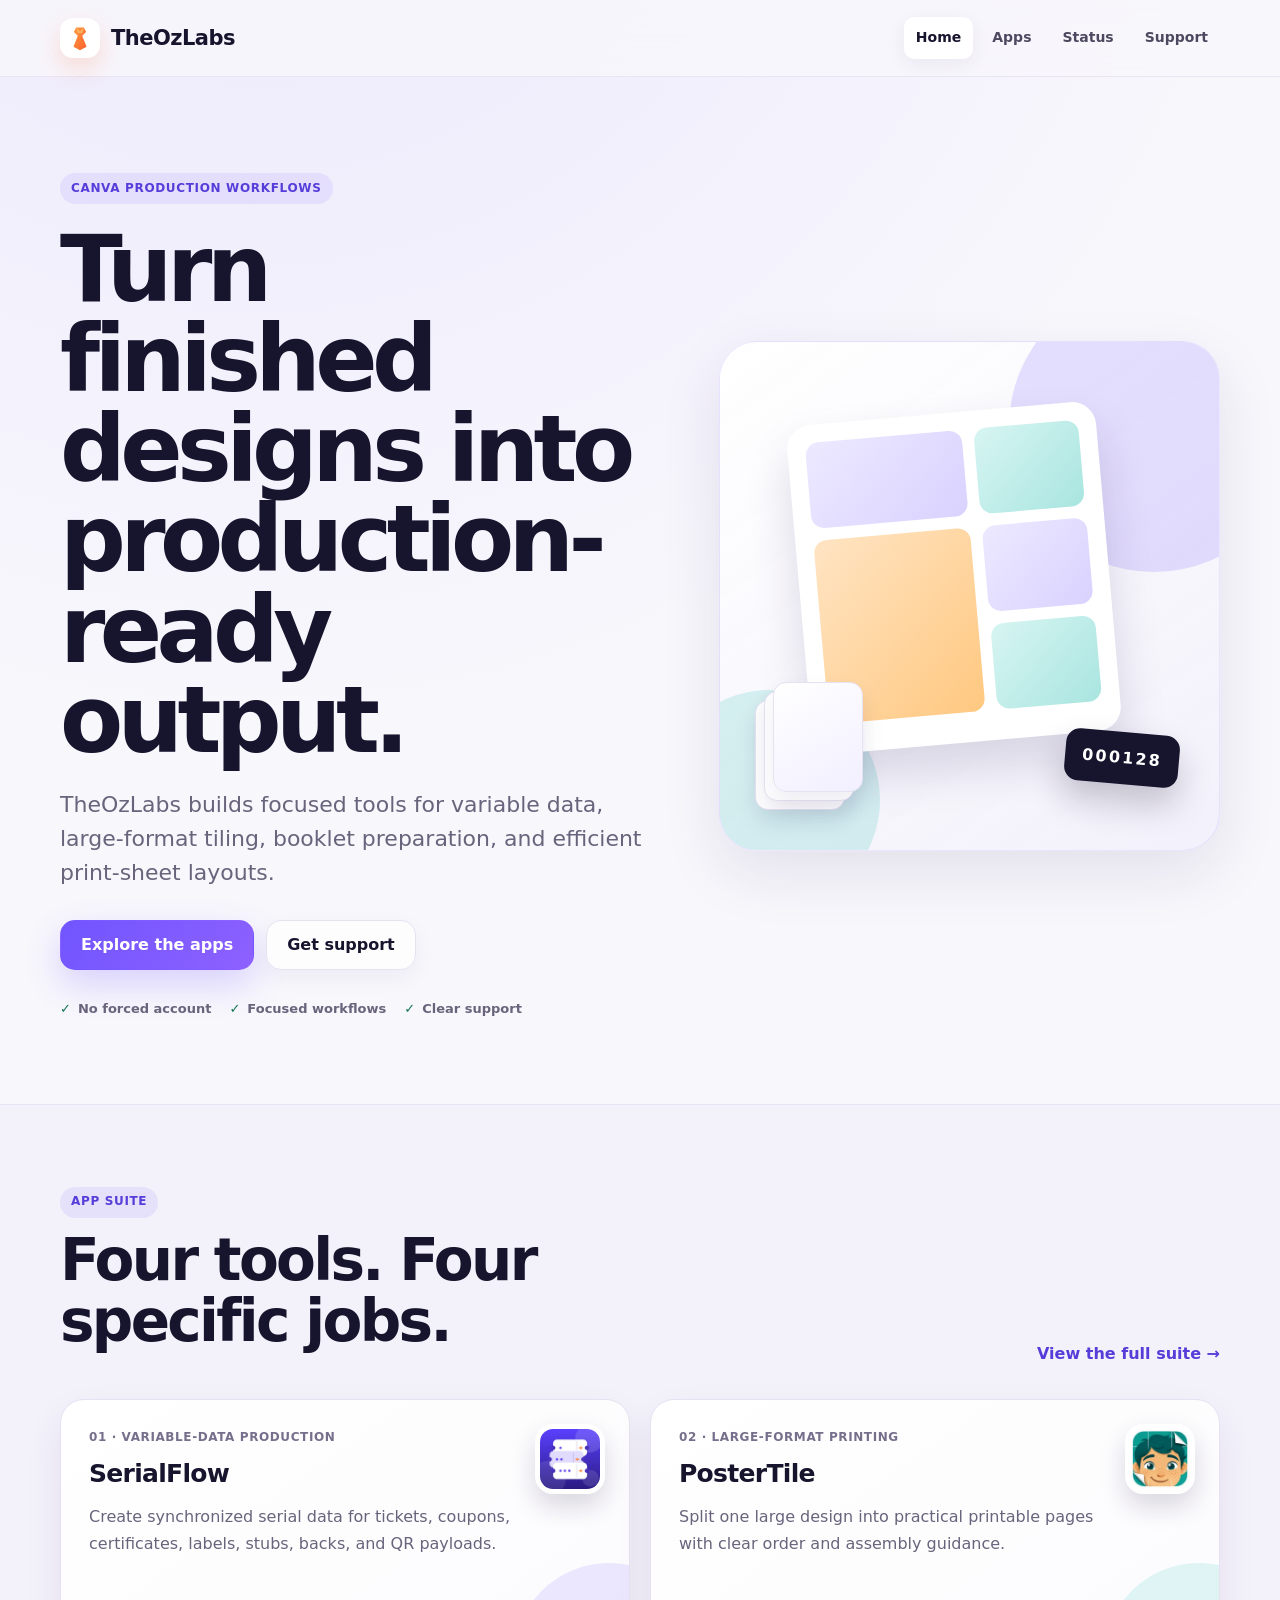
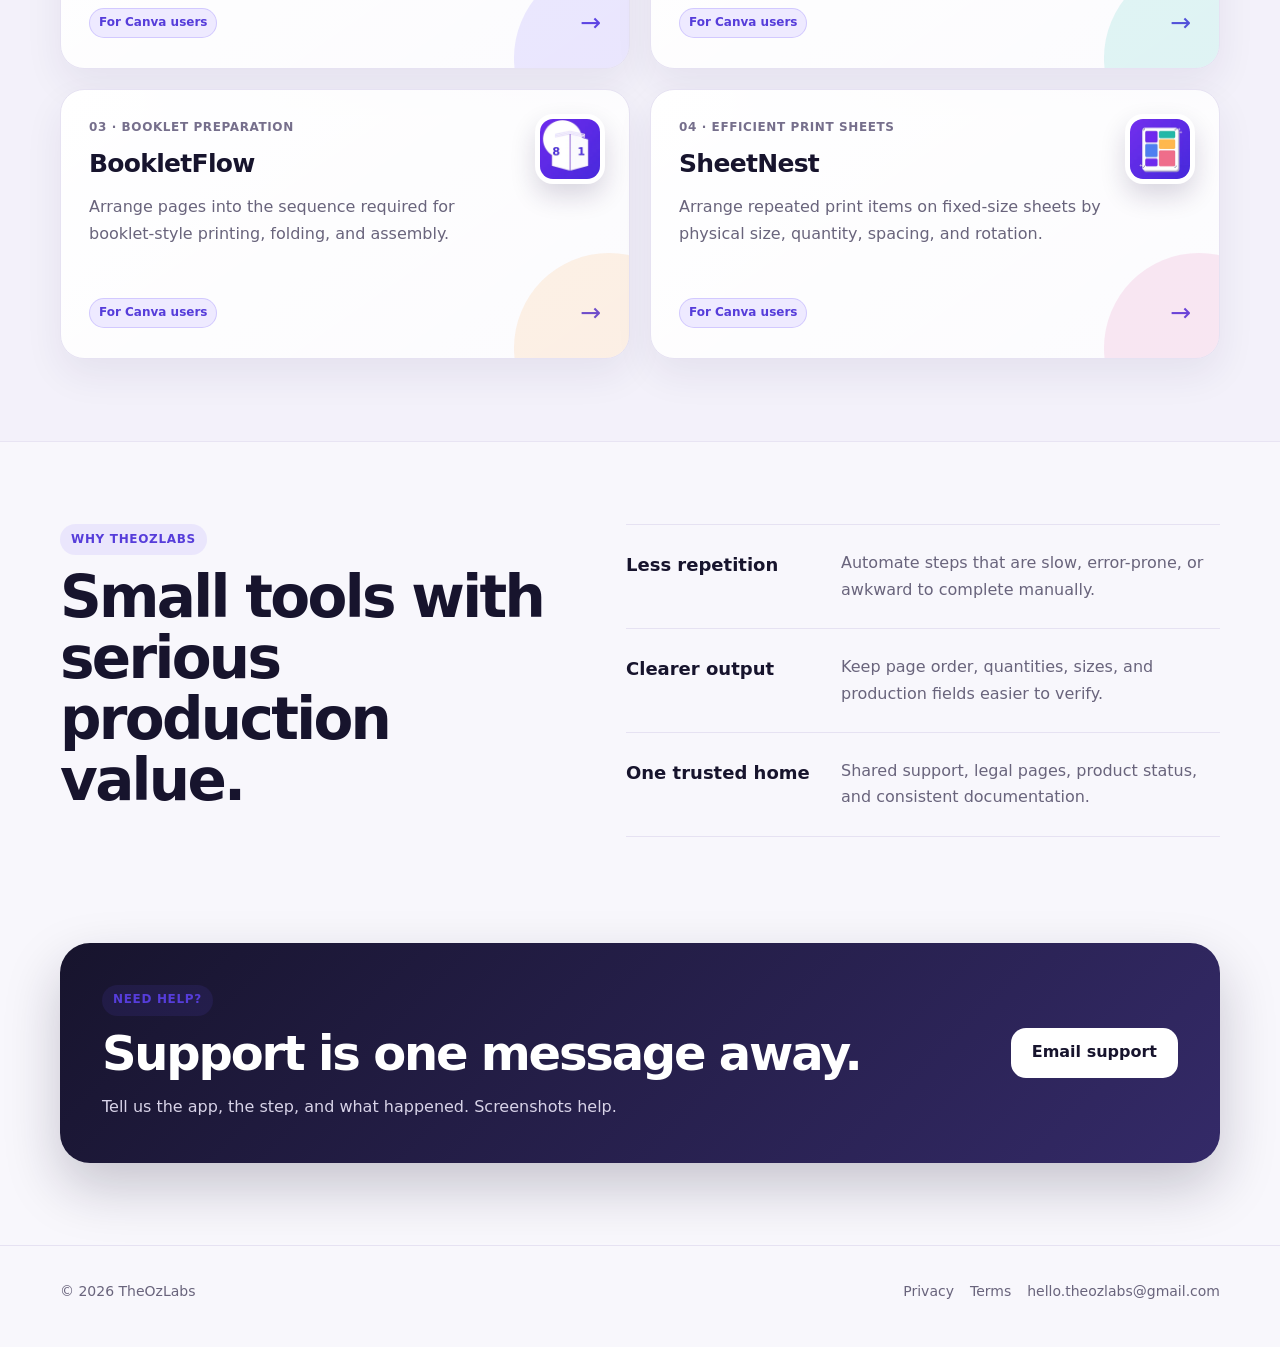
<file: index.html>
<!doctype html>
<html lang="en"><head><meta charset="utf-8"><meta name="viewport" content="width=device-width,initial-scale=1">
<title>TheOzLabs — Professional Canva workflow apps</title><meta name="description" content="Focused Canva workflow tools for variable data, print preparation, booklet layouts, and production workflows."><meta property="og:title" content="TheOzLabs — Professional Canva workflow apps"><meta property="og:description" content="Focused Canva workflow tools for variable data, print preparation, booklet layouts, and production workflows."><meta property="og:type" content="website"><meta name="theme-color" content="#7055ff"><link rel="stylesheet" href="styles.css"></head>
<body><a class="skip-link" href="#main">Skip to content</a>
<header class="site-header"><div class="container"><nav class="nav" aria-label="Primary navigation">
<a class="brand" href="index.html"><span class="brand-mark">OZ</span><span>TheOzLabs</span></a>
<button class="menu-button" type="button" aria-label="Open navigation" aria-expanded="false" data-menu-button>☰</button>
<div class="nav-links" data-nav-links><a href="index.html">Home</a><a href="apps.html">Apps</a><a href="status.html">Status</a><a href="support.html">Support</a></div>
</nav></div></header><main id="main"><section class="hero home-hero"><div class="container hero-grid"><div class="hero-copy reveal"><span class="eyebrow">Canva production workflows</span><h1>Turn finished designs into production-ready output.</h1><p class="lead">TheOzLabs builds focused tools for variable data, large-format tiling, booklet preparation, and efficient print-sheet layouts.</p><div class="actions"><a class="button primary" href="apps.html">Explore the apps</a><a class="button" href="support.html">Get support</a></div><div class="trust-row"><span>No forced account</span><span>Focused workflows</span><span>Clear support</span></div></div><div class="hero-visual reveal" aria-label="Abstract preview of production layouts"><div class="orbit orbit-one"></div><div class="orbit orbit-two"></div><div class="layout-sheet"><span></span><span></span><span></span><span></span><span></span><span></span></div><div class="serial-chip">000128</div><div class="page-stack"><i></i><i></i><i></i></div></div></div></section><section class="section soft" id="apps"><div class="container"><div class="section-head reveal"><div><span class="eyebrow">App suite</span><h2>Four tools. Four specific jobs.</h2></div><a class="text-link" href="apps.html">View the full suite →</a></div><div class="app-grid"><a class="app-card reveal" style="--card-glow:rgba(112,85,255,.13)" href="serialflow.html"><span class="app-number">01 · Variable-data production</span><h3>SerialFlow</h3><p>Create synchronized serial data for tickets, coupons, certificates, labels, stubs, backs, and QR payloads.</p><div class="card-bottom"><span class="badge canva-users">For Canva users</span><span class="arrow" aria-hidden="true">→</span></div></a><a class="app-card reveal" style="--card-glow:rgba(24,184,176,.13)" href="postertile.html"><span class="app-number">02 · Large-format printing</span><h3>PosterTile</h3><p>Split one large design into practical printable pages with clear order and assembly guidance.</p><div class="card-bottom"><span class="badge canva-users">For Canva users</span><span class="arrow" aria-hidden="true">→</span></div></a><a class="app-card reveal" style="--card-glow:rgba(248,156,63,.13)" href="bookletflow.html"><span class="app-number">03 · Booklet preparation</span><h3>BookletFlow</h3><p>Arrange pages into the sequence required for booklet-style printing, folding, and assembly.</p><div class="card-bottom"><span class="badge canva-users">For Canva users</span><span class="arrow" aria-hidden="true">→</span></div></a><a class="app-card reveal" style="--card-glow:rgba(218,78,158,.12)" href="sheetnest.html"><span class="app-number">04 · Efficient print sheets</span><h3>SheetNest</h3><p>Arrange repeated print items on fixed-size sheets by physical size, quantity, spacing, and rotation.</p><div class="card-bottom"><span class="badge canva-users">For Canva users</span><span class="arrow" aria-hidden="true">→</span></div></a></div></div></section><section class="section"><div class="container value-grid"><div class="reveal"><span class="eyebrow">Why TheOzLabs</span><h2>Small tools with serious production value.</h2></div><div class="value-list"><article class="reveal"><strong>Less repetition</strong><p>Automate steps that are slow, error-prone, or awkward to complete manually.</p></article><article class="reveal"><strong>Clearer output</strong><p>Keep page order, quantities, sizes, and production fields easier to verify.</p></article><article class="reveal"><strong>One trusted home</strong><p>Shared support, legal pages, product status, and consistent documentation.</p></article></div></div></section><section class="section callout"><div class="container reveal"><div><span class="eyebrow">Need help?</span><h2>Support is one message away.</h2><p>Tell us the app, the step, and what happened. Screenshots help.</p></div><a class="button primary" href="mailto:hello.theozlabs@gmail.com?subject=TheOzLabs%20Support">Email support</a></div></section></main><footer class="site-footer"><div class="container footer-grid"><span>© <span data-year>2026</span> TheOzLabs</span><div class="footer-links"><a href="privacy.html">Privacy</a><a href="terms.html">Terms</a><a href="mailto:hello.theozlabs@gmail.com">hello.theozlabs@gmail.com</a></div></div></footer>
<script src="site.js?v=20260718-3" defer></script></body></html>
</file>
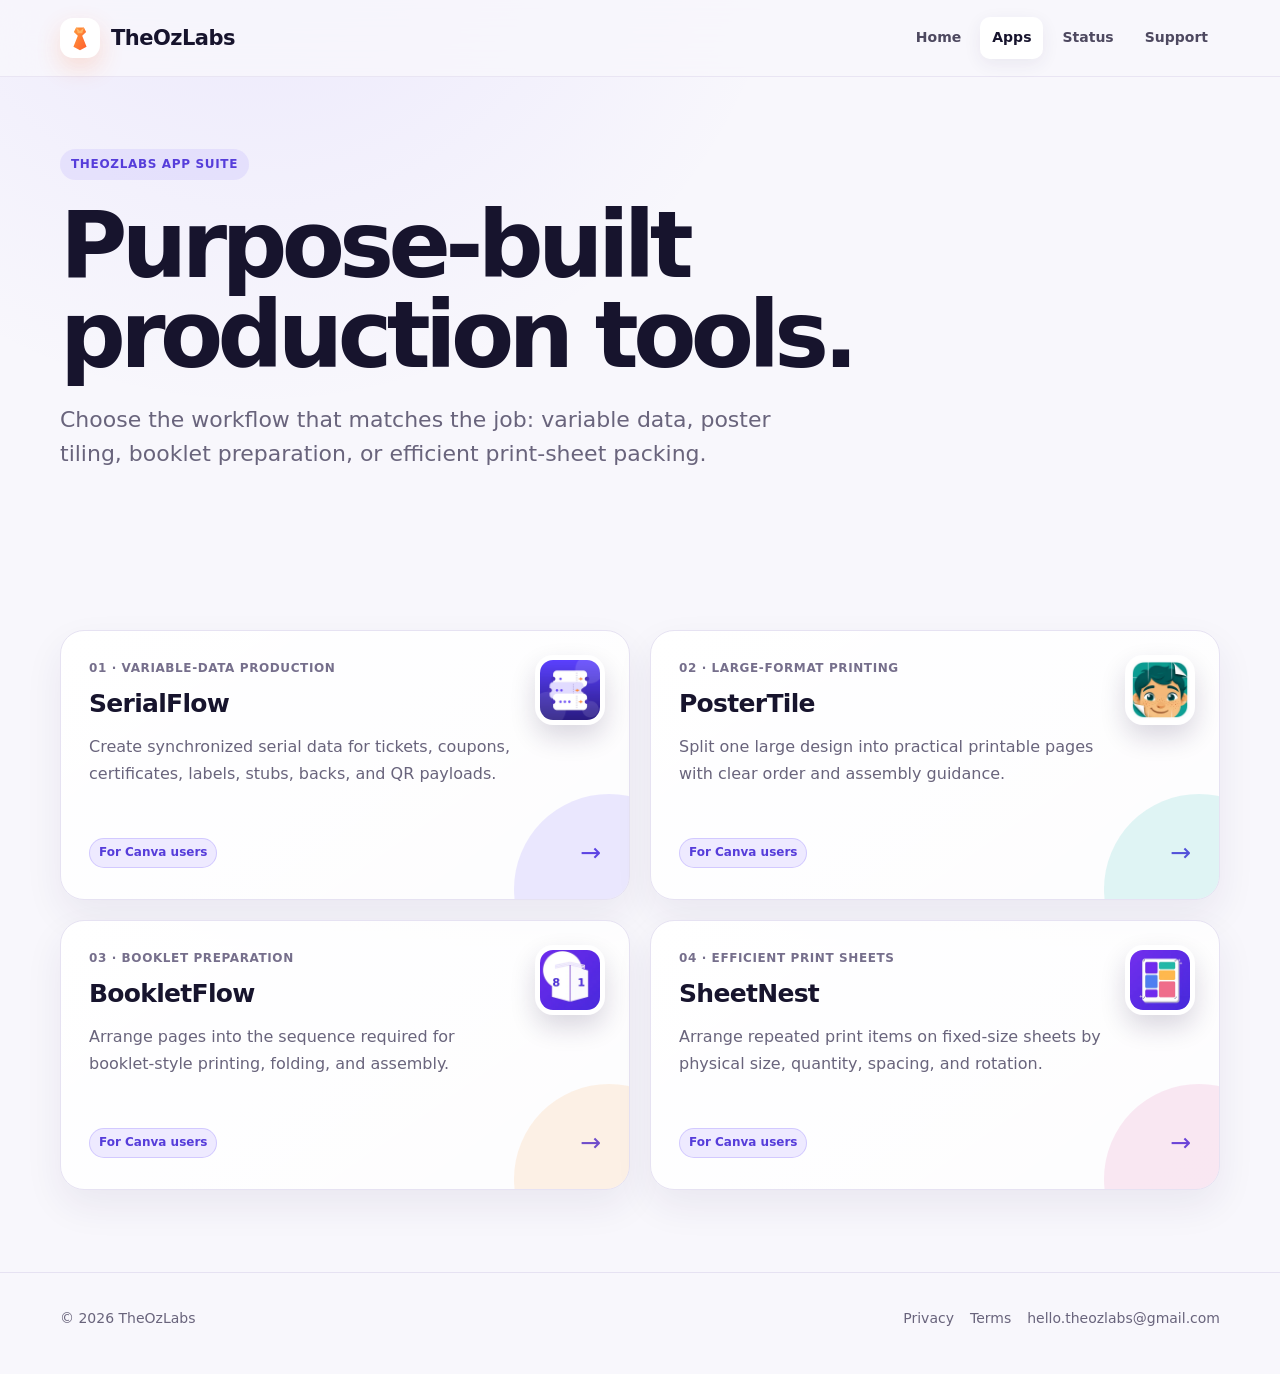
<file: apps.html>
<!doctype html>
<html lang="en"><head><meta charset="utf-8"><meta name="viewport" content="width=device-width,initial-scale=1">
<title>Apps — TheOzLabs</title><meta name="description" content="Explore the TheOzLabs suite of focused Canva workflow and print-production tools."><meta property="og:title" content="Apps — TheOzLabs"><meta property="og:description" content="Explore the TheOzLabs suite of focused Canva workflow and print-production tools."><meta property="og:type" content="website"><meta name="theme-color" content="#7055ff"><link rel="stylesheet" href="styles.css"></head>
<body><a class="skip-link" href="#main">Skip to content</a>
<header class="site-header"><div class="container"><nav class="nav" aria-label="Primary navigation">
<a class="brand" href="index.html"><span class="brand-mark">OZ</span><span>TheOzLabs</span></a>
<button class="menu-button" type="button" aria-label="Open navigation" aria-expanded="false" data-menu-button>☰</button>
<div class="nav-links" data-nav-links><a href="index.html">Home</a><a href="apps.html">Apps</a><a href="status.html">Status</a><a href="support.html">Support</a></div>
</nav></div></header><main id="main"><section class="hero compact"><div class="container reveal"><span class="eyebrow">TheOzLabs app suite</span><h1>Purpose-built production tools.</h1><p class="lead">Choose the workflow that matches the job: variable data, poster tiling, booklet preparation, or efficient print-sheet packing.</p></div></section><section class="section"><div class="container"><div class="app-grid"><a class="app-card reveal" style="--card-glow:rgba(112,85,255,.13)" href="serialflow.html"><span class="app-number">01 · Variable-data production</span><h3>SerialFlow</h3><p>Create synchronized serial data for tickets, coupons, certificates, labels, stubs, backs, and QR payloads.</p><div class="card-bottom"><span class="badge canva-users">For Canva users</span><span class="arrow" aria-hidden="true">→</span></div></a><a class="app-card reveal" style="--card-glow:rgba(24,184,176,.13)" href="postertile.html"><span class="app-number">02 · Large-format printing</span><h3>PosterTile</h3><p>Split one large design into practical printable pages with clear order and assembly guidance.</p><div class="card-bottom"><span class="badge canva-users">For Canva users</span><span class="arrow" aria-hidden="true">→</span></div></a><a class="app-card reveal" style="--card-glow:rgba(248,156,63,.13)" href="bookletflow.html"><span class="app-number">03 · Booklet preparation</span><h3>BookletFlow</h3><p>Arrange pages into the sequence required for booklet-style printing, folding, and assembly.</p><div class="card-bottom"><span class="badge canva-users">For Canva users</span><span class="arrow" aria-hidden="true">→</span></div></a><a class="app-card reveal" style="--card-glow:rgba(218,78,158,.12)" href="sheetnest.html"><span class="app-number">04 · Efficient print sheets</span><h3>SheetNest</h3><p>Arrange repeated print items on fixed-size sheets by physical size, quantity, spacing, and rotation.</p><div class="card-bottom"><span class="badge canva-users">For Canva users</span><span class="arrow" aria-hidden="true">→</span></div></a></div></div></section></main><footer class="site-footer"><div class="container footer-grid"><span>© <span data-year>2026</span> TheOzLabs</span><div class="footer-links"><a href="privacy.html">Privacy</a><a href="terms.html">Terms</a><a href="mailto:hello.theozlabs@gmail.com">hello.theozlabs@gmail.com</a></div></div></footer>
<script src="site.js?v=20260718-3" defer></script></body></html>
</file>
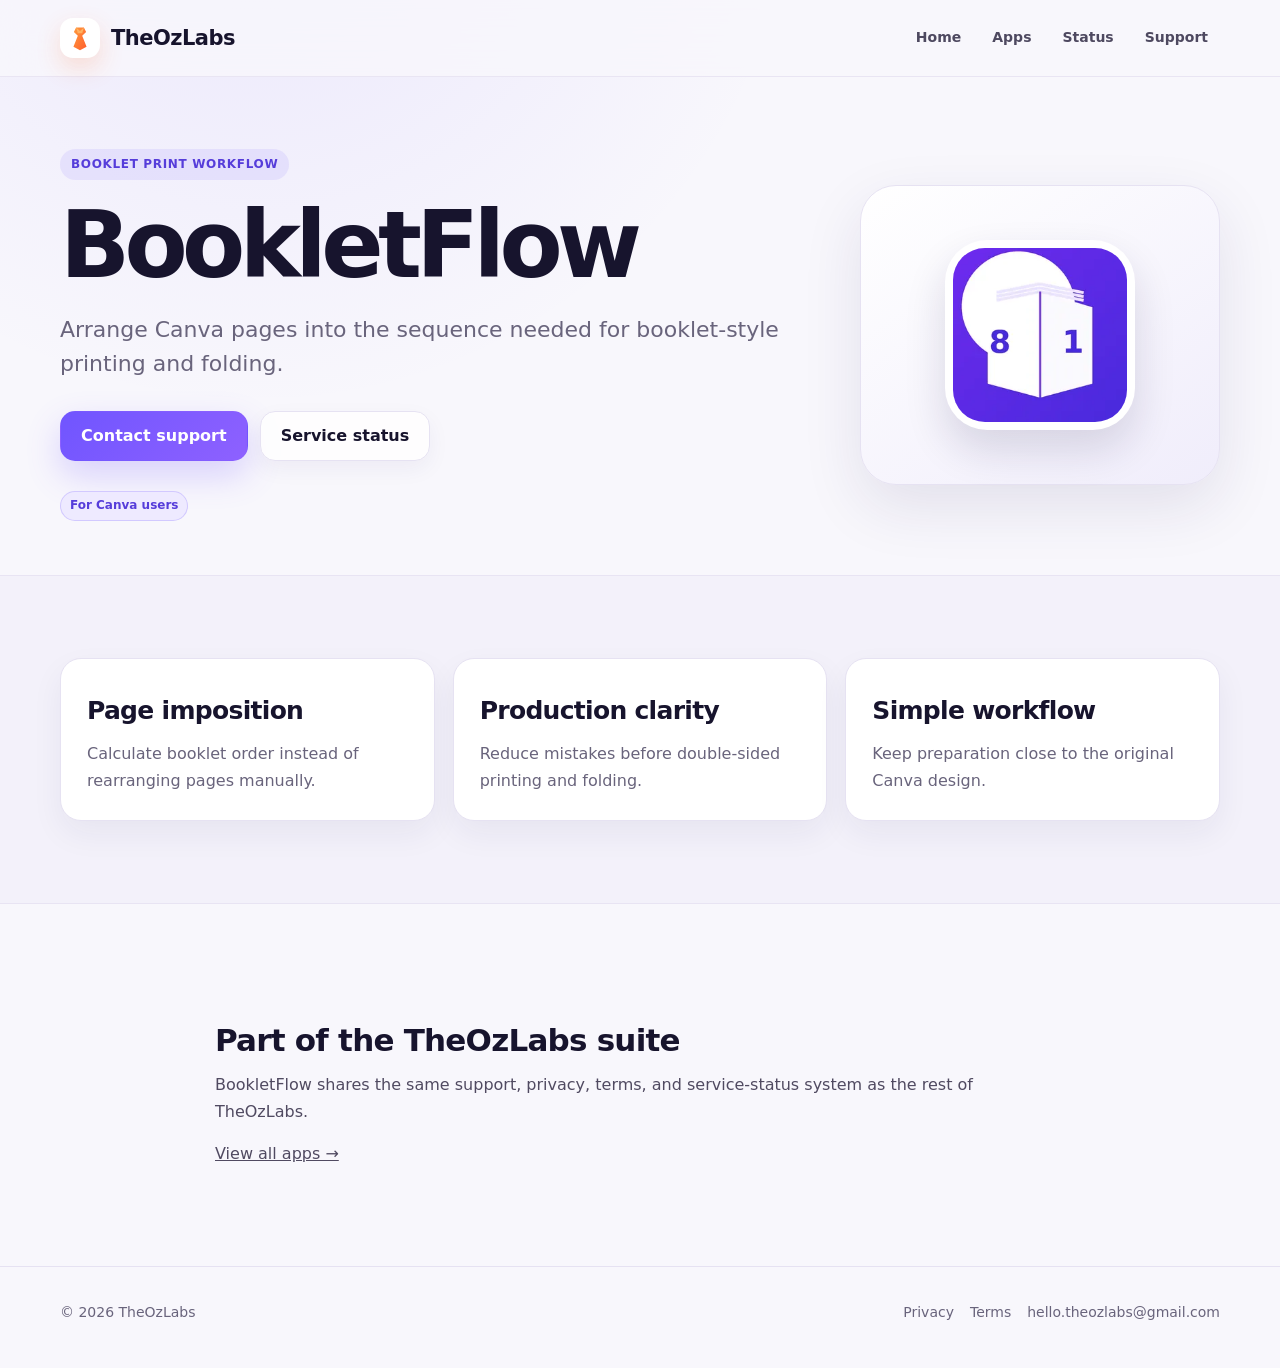
<file: bookletflow.html>
<!doctype html>
<html lang="en"><head><meta charset="utf-8"><meta name="viewport" content="width=device-width,initial-scale=1">
<title>BookletFlow — TheOzLabs</title><meta name="description" content="Arrange Canva pages into the sequence needed for booklet-style printing and folding."><meta property="og:title" content="BookletFlow — TheOzLabs"><meta property="og:description" content="Arrange Canva pages into the sequence needed for booklet-style printing and folding."><meta property="og:type" content="website"><meta name="theme-color" content="#7055ff"><link rel="stylesheet" href="styles.css"></head>
<body><a class="skip-link" href="#main">Skip to content</a>
<header class="site-header"><div class="container"><nav class="nav" aria-label="Primary navigation">
<a class="brand" href="index.html"><span class="brand-mark">OZ</span><span>TheOzLabs</span></a>
<button class="menu-button" type="button" aria-label="Open navigation" aria-expanded="false" data-menu-button>☰</button>
<div class="nav-links" data-nav-links><a href="index.html">Home</a><a href="apps.html">Apps</a><a href="status.html">Status</a><a href="support.html">Support</a></div>
</nav></div></header><main id="main"><section class="hero compact"><div class="container product-hero"><div class="reveal"><span class="eyebrow">Booklet print workflow</span><h1>BookletFlow</h1><p class="lead">Arrange Canva pages into the sequence needed for booklet-style printing and folding.</p><div class="actions"><a class="button primary" href="support.html">Contact support</a><a class="button" href="status.html">Service status</a></div><div class="actions"><span class="badge canva-users">For Canva users</span></div></div><div class="product-mark reveal"><div class="product-glyph">BF</div></div></div></section><section class="section soft"><div class="container"><div class="feature-grid"><article class="feature reveal"><h3>Page imposition</h3><p>Calculate booklet order instead of rearranging pages manually.</p></article><article class="feature reveal"><h3>Production clarity</h3><p>Reduce mistakes before double-sided printing and folding.</p></article><article class="feature reveal"><h3>Simple workflow</h3><p>Keep preparation close to the original Canva design.</p></article></div></div></section><section class="section"><div class="container prose reveal"><h2>Part of the TheOzLabs suite</h2><p>BookletFlow shares the same support, privacy, terms, and service-status system as the rest of TheOzLabs.</p><p><a href="apps.html">View all apps →</a></p></div></section></main><footer class="site-footer"><div class="container footer-grid"><span>© <span data-year>2026</span> TheOzLabs</span><div class="footer-links"><a href="privacy.html">Privacy</a><a href="terms.html">Terms</a><a href="mailto:hello.theozlabs@gmail.com">hello.theozlabs@gmail.com</a></div></div></footer>
<script src="site.js?v=20260718-3" defer></script></body></html>
</file>
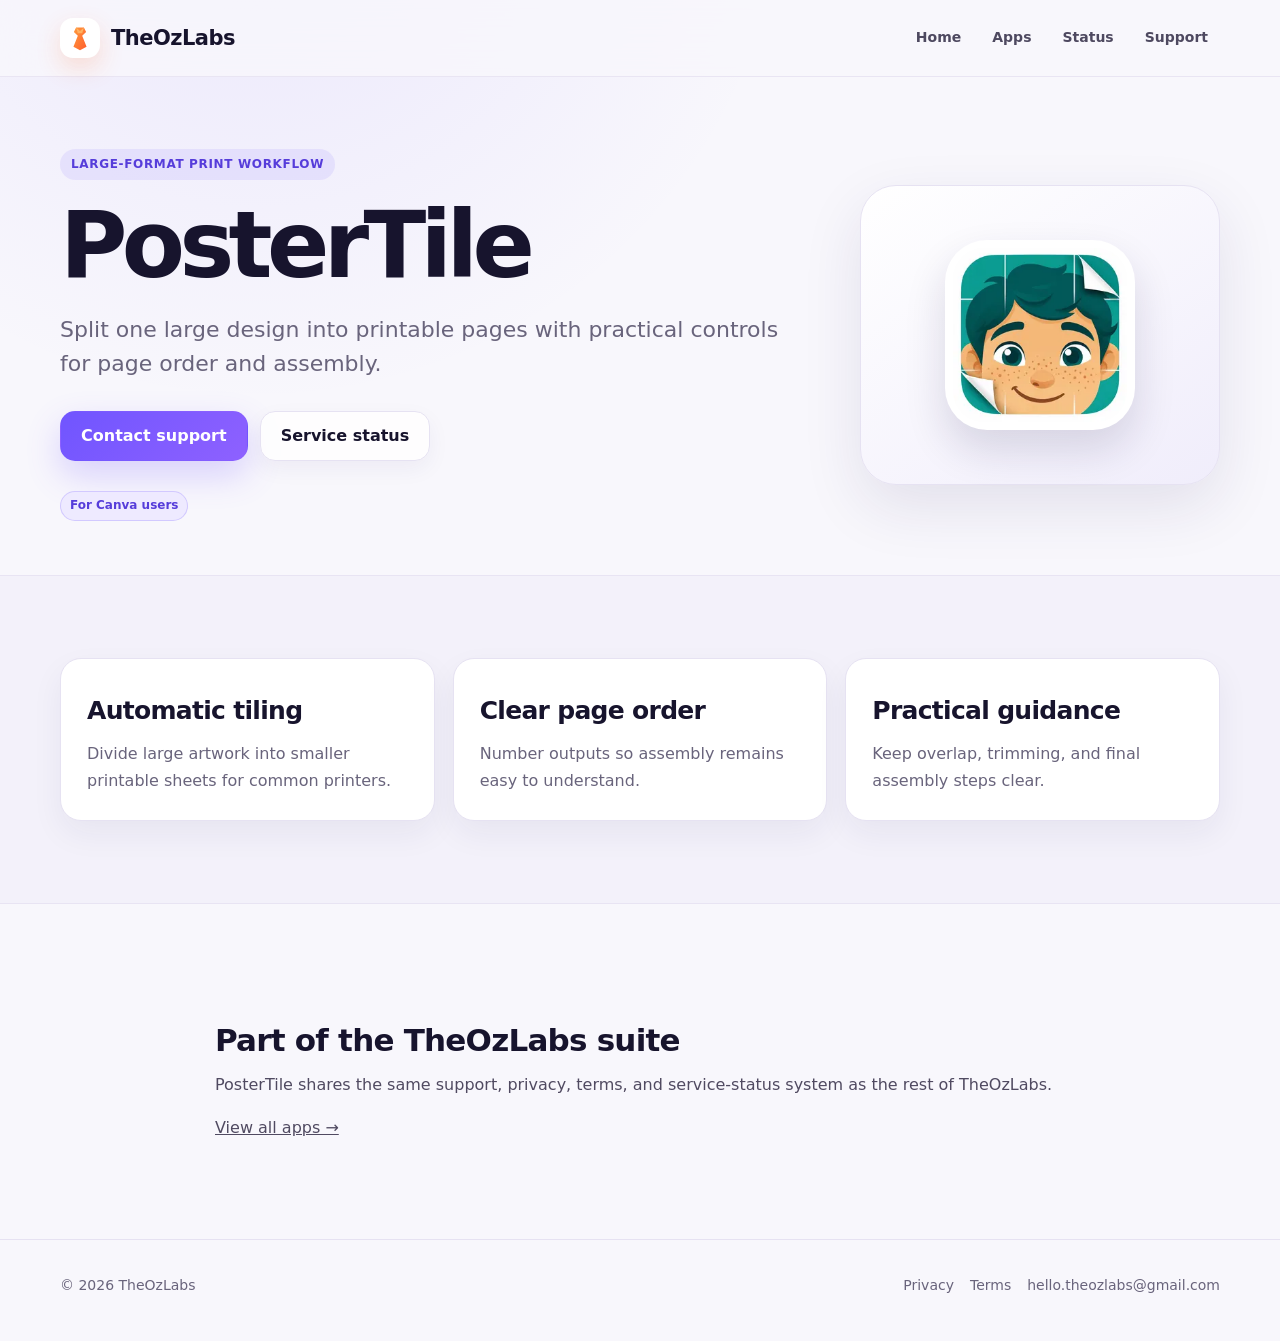
<file: postertile.html>
<!doctype html>
<html lang="en"><head><meta charset="utf-8"><meta name="viewport" content="width=device-width,initial-scale=1">
<title>PosterTile — TheOzLabs</title><meta name="description" content="Split one large design into printable pages with practical controls for page order and assembly."><meta property="og:title" content="PosterTile — TheOzLabs"><meta property="og:description" content="Split one large design into printable pages with practical controls for page order and assembly."><meta property="og:type" content="website"><meta name="theme-color" content="#7055ff"><link rel="stylesheet" href="styles.css"></head>
<body><a class="skip-link" href="#main">Skip to content</a>
<header class="site-header"><div class="container"><nav class="nav" aria-label="Primary navigation">
<a class="brand" href="index.html"><span class="brand-mark">OZ</span><span>TheOzLabs</span></a>
<button class="menu-button" type="button" aria-label="Open navigation" aria-expanded="false" data-menu-button>☰</button>
<div class="nav-links" data-nav-links><a href="index.html">Home</a><a href="apps.html">Apps</a><a href="status.html">Status</a><a href="support.html">Support</a></div>
</nav></div></header><main id="main"><section class="hero compact"><div class="container product-hero"><div class="reveal"><span class="eyebrow">Large-format print workflow</span><h1>PosterTile</h1><p class="lead">Split one large design into printable pages with practical controls for page order and assembly.</p><div class="actions"><a class="button primary" href="support.html">Contact support</a><a class="button" href="status.html">Service status</a></div><div class="actions"><span class="badge canva-users">For Canva users</span></div></div><div class="product-mark reveal"><div class="product-glyph">PT</div></div></div></section><section class="section soft"><div class="container"><div class="feature-grid"><article class="feature reveal"><h3>Automatic tiling</h3><p>Divide large artwork into smaller printable sheets for common printers.</p></article><article class="feature reveal"><h3>Clear page order</h3><p>Number outputs so assembly remains easy to understand.</p></article><article class="feature reveal"><h3>Practical guidance</h3><p>Keep overlap, trimming, and final assembly steps clear.</p></article></div></div></section><section class="section"><div class="container prose reveal"><h2>Part of the TheOzLabs suite</h2><p>PosterTile shares the same support, privacy, terms, and service-status system as the rest of TheOzLabs.</p><p><a href="apps.html">View all apps →</a></p></div></section></main><footer class="site-footer"><div class="container footer-grid"><span>© <span data-year>2026</span> TheOzLabs</span><div class="footer-links"><a href="privacy.html">Privacy</a><a href="terms.html">Terms</a><a href="mailto:hello.theozlabs@gmail.com">hello.theozlabs@gmail.com</a></div></div></footer>
<script src="site.js?v=20260718-3" defer></script></body></html>
</file>
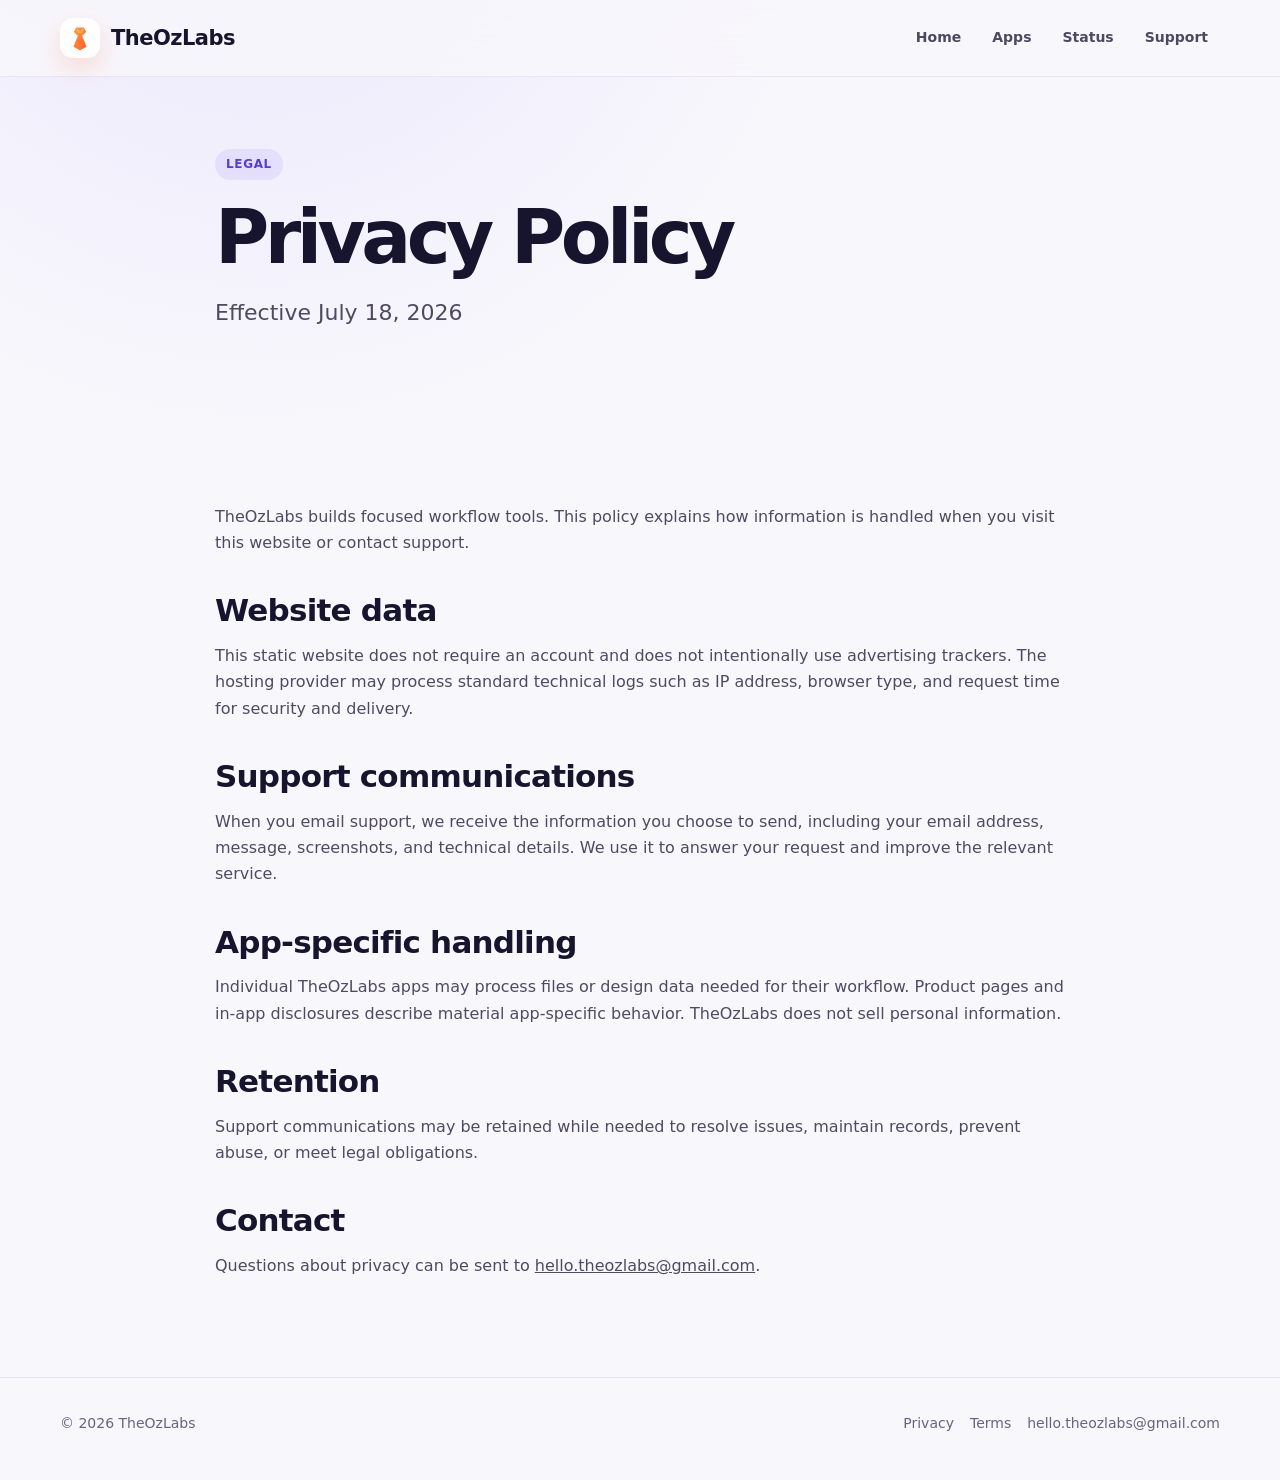
<file: privacy.html>
<!doctype html>
<html lang="en"><head><meta charset="utf-8"><meta name="viewport" content="width=device-width,initial-scale=1">
<title>Privacy Policy — TheOzLabs</title><meta name="description" content="Privacy information for the TheOzLabs website, support communications, and app workflows."><meta property="og:title" content="Privacy Policy — TheOzLabs"><meta property="og:description" content="Privacy information for the TheOzLabs website, support communications, and app workflows."><meta property="og:type" content="website"><meta name="theme-color" content="#7055ff"><link rel="stylesheet" href="styles.css"></head>
<body><a class="skip-link" href="#main">Skip to content</a>
<header class="site-header"><div class="container"><nav class="nav" aria-label="Primary navigation">
<a class="brand" href="index.html"><span class="brand-mark">OZ</span><span>TheOzLabs</span></a>
<button class="menu-button" type="button" aria-label="Open navigation" aria-expanded="false" data-menu-button>☰</button>
<div class="nav-links" data-nav-links><a href="index.html">Home</a><a href="apps.html">Apps</a><a href="status.html">Status</a><a href="support.html">Support</a></div>
</nav></div></header><main id="main"><section class="hero compact"><div class="container prose reveal"><span class="eyebrow">Legal</span><h1>Privacy Policy</h1><p class="lead">Effective July 18, 2026</p></div></section><section class="section"><div class="container prose reveal"><p>TheOzLabs builds focused workflow tools. This policy explains how information is handled when you visit this website or contact support.</p><h2>Website data</h2><p>This static website does not require an account and does not intentionally use advertising trackers. The hosting provider may process standard technical logs such as IP address, browser type, and request time for security and delivery.</p><h2>Support communications</h2><p>When you email support, we receive the information you choose to send, including your email address, message, screenshots, and technical details. We use it to answer your request and improve the relevant service.</p><h2>App-specific handling</h2><p>Individual TheOzLabs apps may process files or design data needed for their workflow. Product pages and in-app disclosures describe material app-specific behavior. TheOzLabs does not sell personal information.</p><h2>Retention</h2><p>Support communications may be retained while needed to resolve issues, maintain records, prevent abuse, or meet legal obligations.</p><h2>Contact</h2><p>Questions about privacy can be sent to <a href="mailto:hello.theozlabs@gmail.com">hello.theozlabs@gmail.com</a>.</p></div></section></main><footer class="site-footer"><div class="container footer-grid"><span>© <span data-year>2026</span> TheOzLabs</span><div class="footer-links"><a href="privacy.html">Privacy</a><a href="terms.html">Terms</a><a href="mailto:hello.theozlabs@gmail.com">hello.theozlabs@gmail.com</a></div></div></footer>
<script src="site.js" defer></script></body></html>
</file>
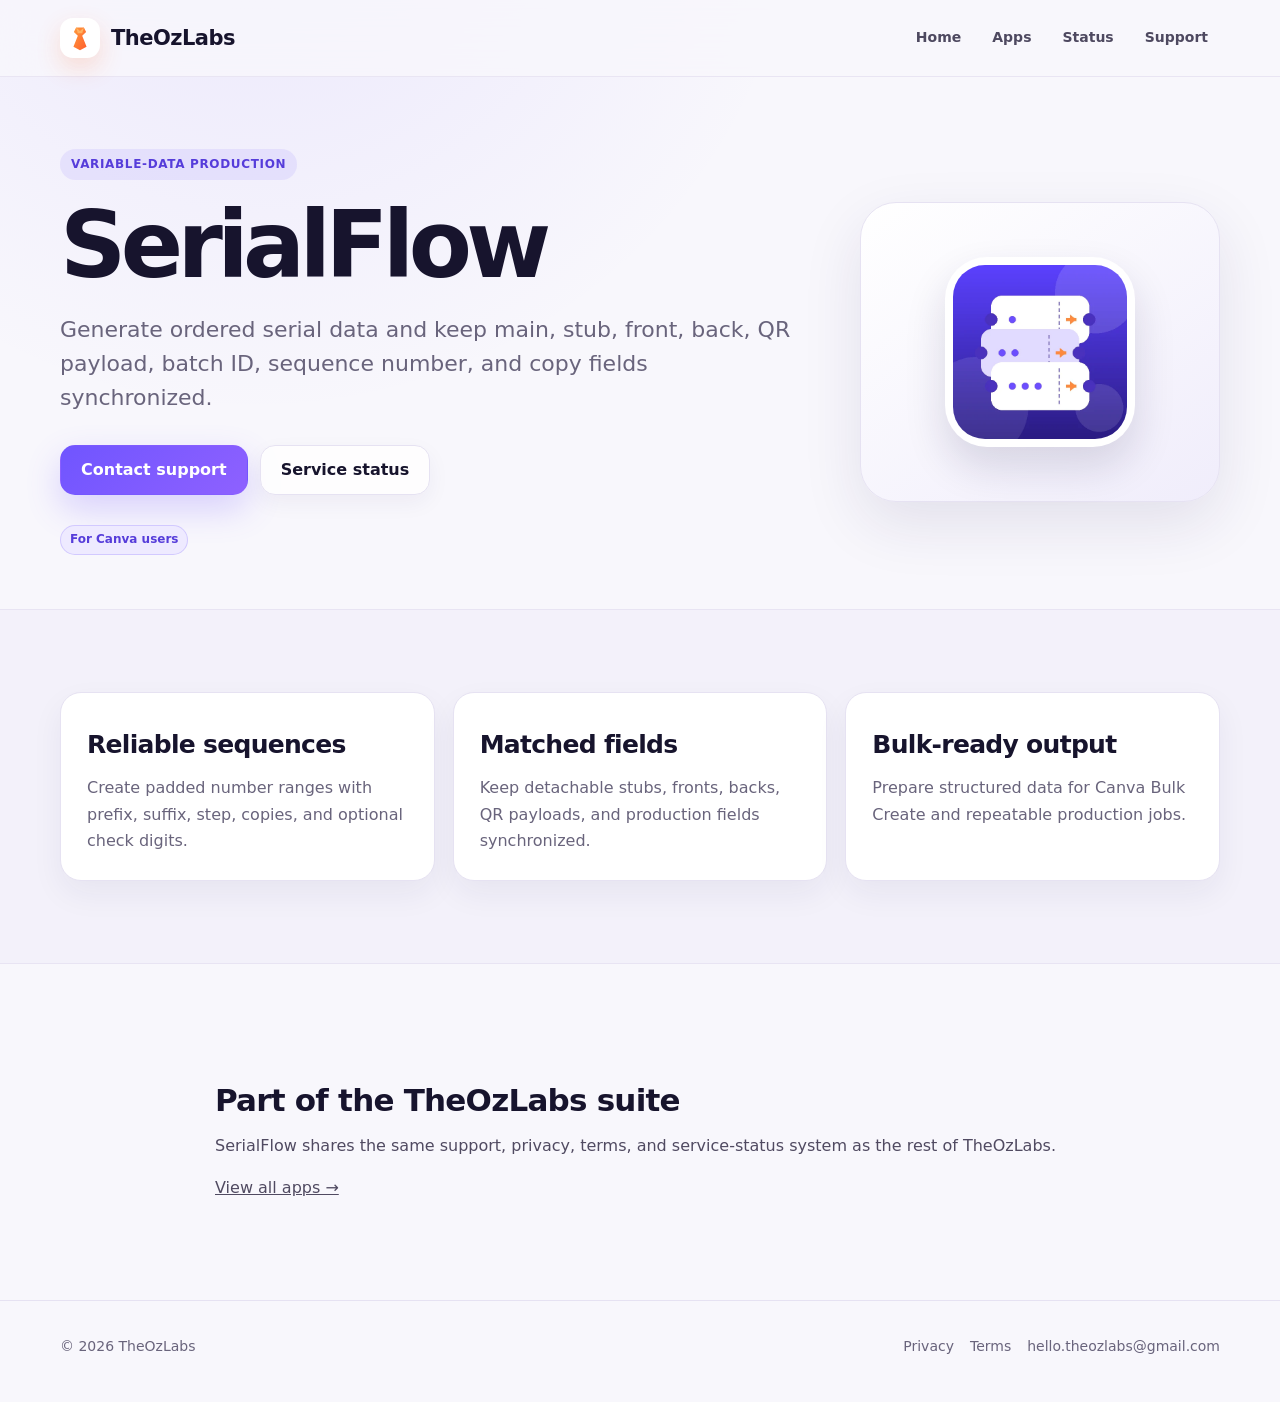
<file: serialflow.html>
<!doctype html>
<html lang="en"><head><meta charset="utf-8"><meta name="viewport" content="width=device-width,initial-scale=1">
<title>SerialFlow — TheOzLabs</title><meta name="description" content="Generate ordered serial data and keep main, stub, front, back, QR payload, batch ID, sequence number, and copy fields synchronized."><meta property="og:title" content="SerialFlow — TheOzLabs"><meta property="og:description" content="Generate ordered serial data and keep main, stub, front, back, QR payload, batch ID, sequence number, and copy fields synchronized."><meta property="og:type" content="website"><meta name="theme-color" content="#7055ff"><link rel="stylesheet" href="styles.css"></head>
<body><a class="skip-link" href="#main">Skip to content</a>
<header class="site-header"><div class="container"><nav class="nav" aria-label="Primary navigation">
<a class="brand" href="index.html"><span class="brand-mark">OZ</span><span>TheOzLabs</span></a>
<button class="menu-button" type="button" aria-label="Open navigation" aria-expanded="false" data-menu-button>☰</button>
<div class="nav-links" data-nav-links><a href="index.html">Home</a><a href="apps.html">Apps</a><a href="status.html">Status</a><a href="support.html">Support</a></div>
</nav></div></header><main id="main"><section class="hero compact"><div class="container product-hero"><div class="reveal"><span class="eyebrow">Variable-data production</span><h1>SerialFlow</h1><p class="lead">Generate ordered serial data and keep main, stub, front, back, QR payload, batch ID, sequence number, and copy fields synchronized.</p><div class="actions"><a class="button primary" href="support.html">Contact support</a><a class="button" href="status.html">Service status</a></div><div class="actions"><span class="badge canva-users">For Canva users</span></div></div><div class="product-mark reveal"><div class="product-glyph">SF</div></div></div></section><section class="section soft"><div class="container"><div class="feature-grid"><article class="feature reveal"><h3>Reliable sequences</h3><p>Create padded number ranges with prefix, suffix, step, copies, and optional check digits.</p></article><article class="feature reveal"><h3>Matched fields</h3><p>Keep detachable stubs, fronts, backs, QR payloads, and production fields synchronized.</p></article><article class="feature reveal"><h3>Bulk-ready output</h3><p>Prepare structured data for Canva Bulk Create and repeatable production jobs.</p></article></div></div></section><section class="section"><div class="container prose reveal"><h2>Part of the TheOzLabs suite</h2><p>SerialFlow shares the same support, privacy, terms, and service-status system as the rest of TheOzLabs.</p><p><a href="apps.html">View all apps →</a></p></div></section></main><footer class="site-footer"><div class="container footer-grid"><span>© <span data-year>2026</span> TheOzLabs</span><div class="footer-links"><a href="privacy.html">Privacy</a><a href="terms.html">Terms</a><a href="mailto:hello.theozlabs@gmail.com">hello.theozlabs@gmail.com</a></div></div></footer>
<script src="site.js?v=20260718-3" defer></script></body></html>
</file>
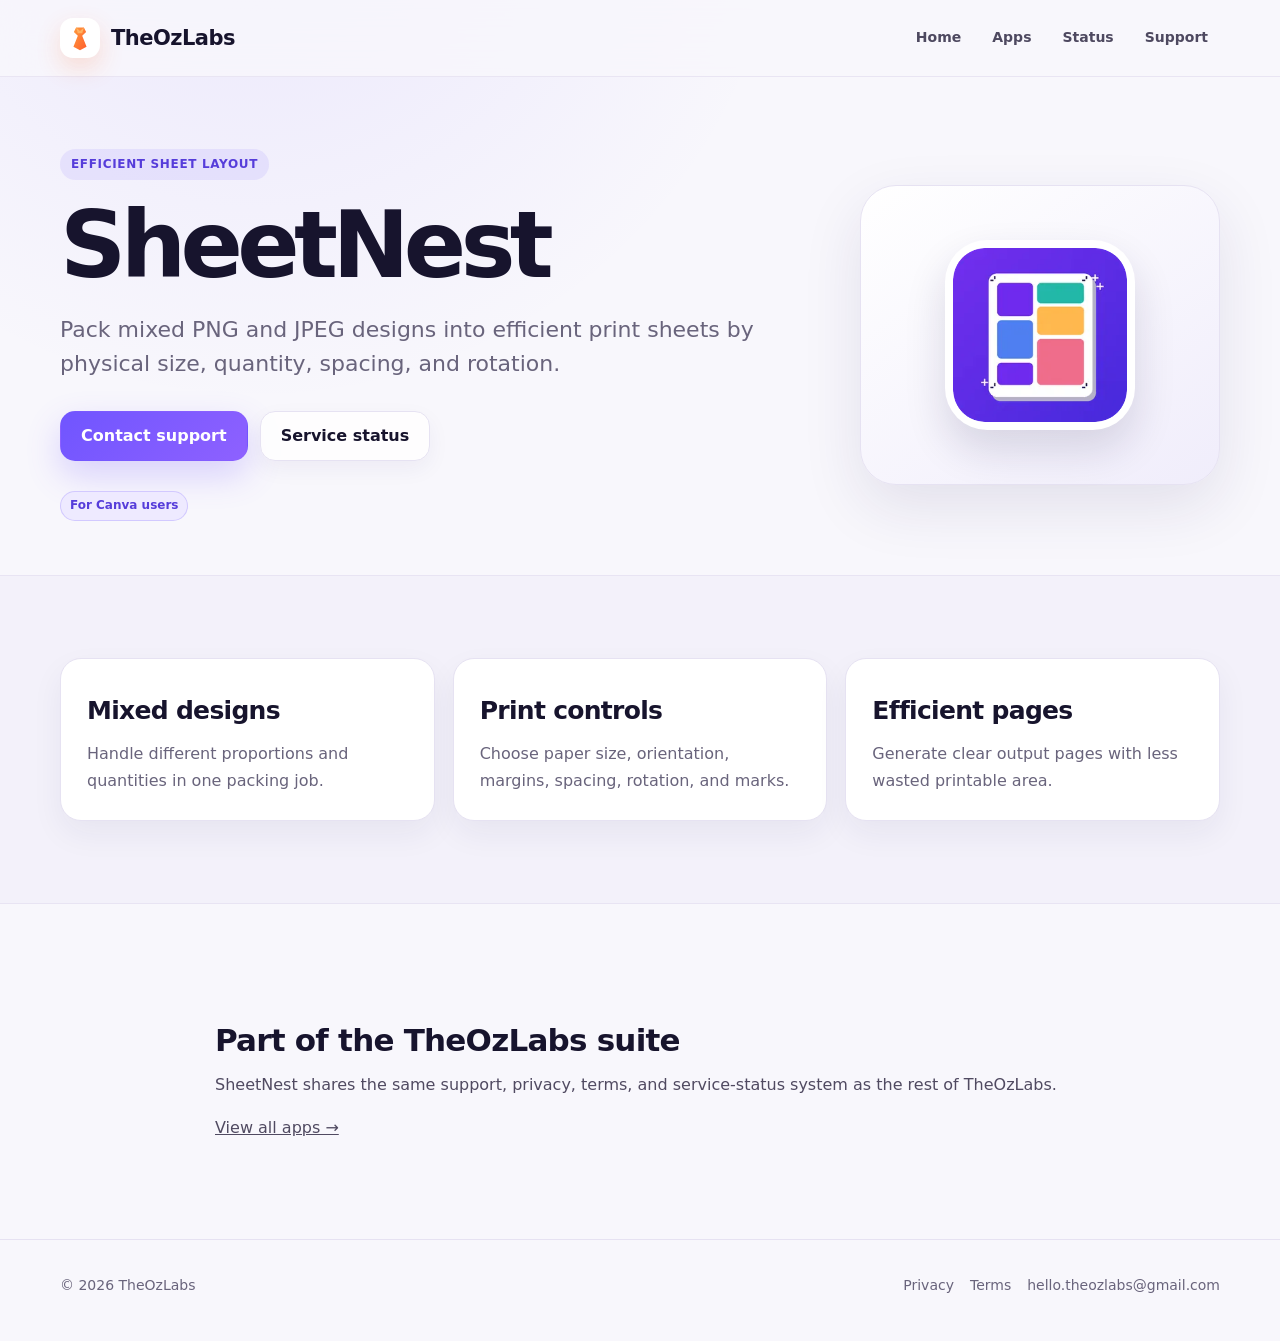
<file: sheetnest.html>
<!doctype html>
<html lang="en"><head><meta charset="utf-8"><meta name="viewport" content="width=device-width,initial-scale=1">
<title>SheetNest — TheOzLabs</title><meta name="description" content="Pack mixed PNG and JPEG designs into efficient print sheets by physical size, quantity, spacing, and rotation."><meta property="og:title" content="SheetNest — TheOzLabs"><meta property="og:description" content="Pack mixed PNG and JPEG designs into efficient print sheets by physical size, quantity, spacing, and rotation."><meta property="og:type" content="website"><meta name="theme-color" content="#7055ff"><link rel="stylesheet" href="styles.css"></head>
<body><a class="skip-link" href="#main">Skip to content</a>
<header class="site-header"><div class="container"><nav class="nav" aria-label="Primary navigation">
<a class="brand" href="index.html"><span class="brand-mark">OZ</span><span>TheOzLabs</span></a>
<button class="menu-button" type="button" aria-label="Open navigation" aria-expanded="false" data-menu-button>☰</button>
<div class="nav-links" data-nav-links><a href="index.html">Home</a><a href="apps.html">Apps</a><a href="status.html">Status</a><a href="support.html">Support</a></div>
</nav></div></header><main id="main"><section class="hero compact"><div class="container product-hero"><div class="reveal"><span class="eyebrow">Efficient sheet layout</span><h1>SheetNest</h1><p class="lead">Pack mixed PNG and JPEG designs into efficient print sheets by physical size, quantity, spacing, and rotation.</p><div class="actions"><a class="button primary" href="support.html">Contact support</a><a class="button" href="status.html">Service status</a></div><div class="actions"><span class="badge canva-users">For Canva users</span></div></div><div class="product-mark reveal"><div class="product-glyph">SN</div></div></div></section><section class="section soft"><div class="container"><div class="feature-grid"><article class="feature reveal"><h3>Mixed designs</h3><p>Handle different proportions and quantities in one packing job.</p></article><article class="feature reveal"><h3>Print controls</h3><p>Choose paper size, orientation, margins, spacing, rotation, and marks.</p></article><article class="feature reveal"><h3>Efficient pages</h3><p>Generate clear output pages with less wasted printable area.</p></article></div></div></section><section class="section"><div class="container prose reveal"><h2>Part of the TheOzLabs suite</h2><p>SheetNest shares the same support, privacy, terms, and service-status system as the rest of TheOzLabs.</p><p><a href="apps.html">View all apps →</a></p></div></section></main><footer class="site-footer"><div class="container footer-grid"><span>© <span data-year>2026</span> TheOzLabs</span><div class="footer-links"><a href="privacy.html">Privacy</a><a href="terms.html">Terms</a><a href="mailto:hello.theozlabs@gmail.com">hello.theozlabs@gmail.com</a></div></div></footer>
<script src="site.js?v=20260718-3" defer></script></body></html>
</file>
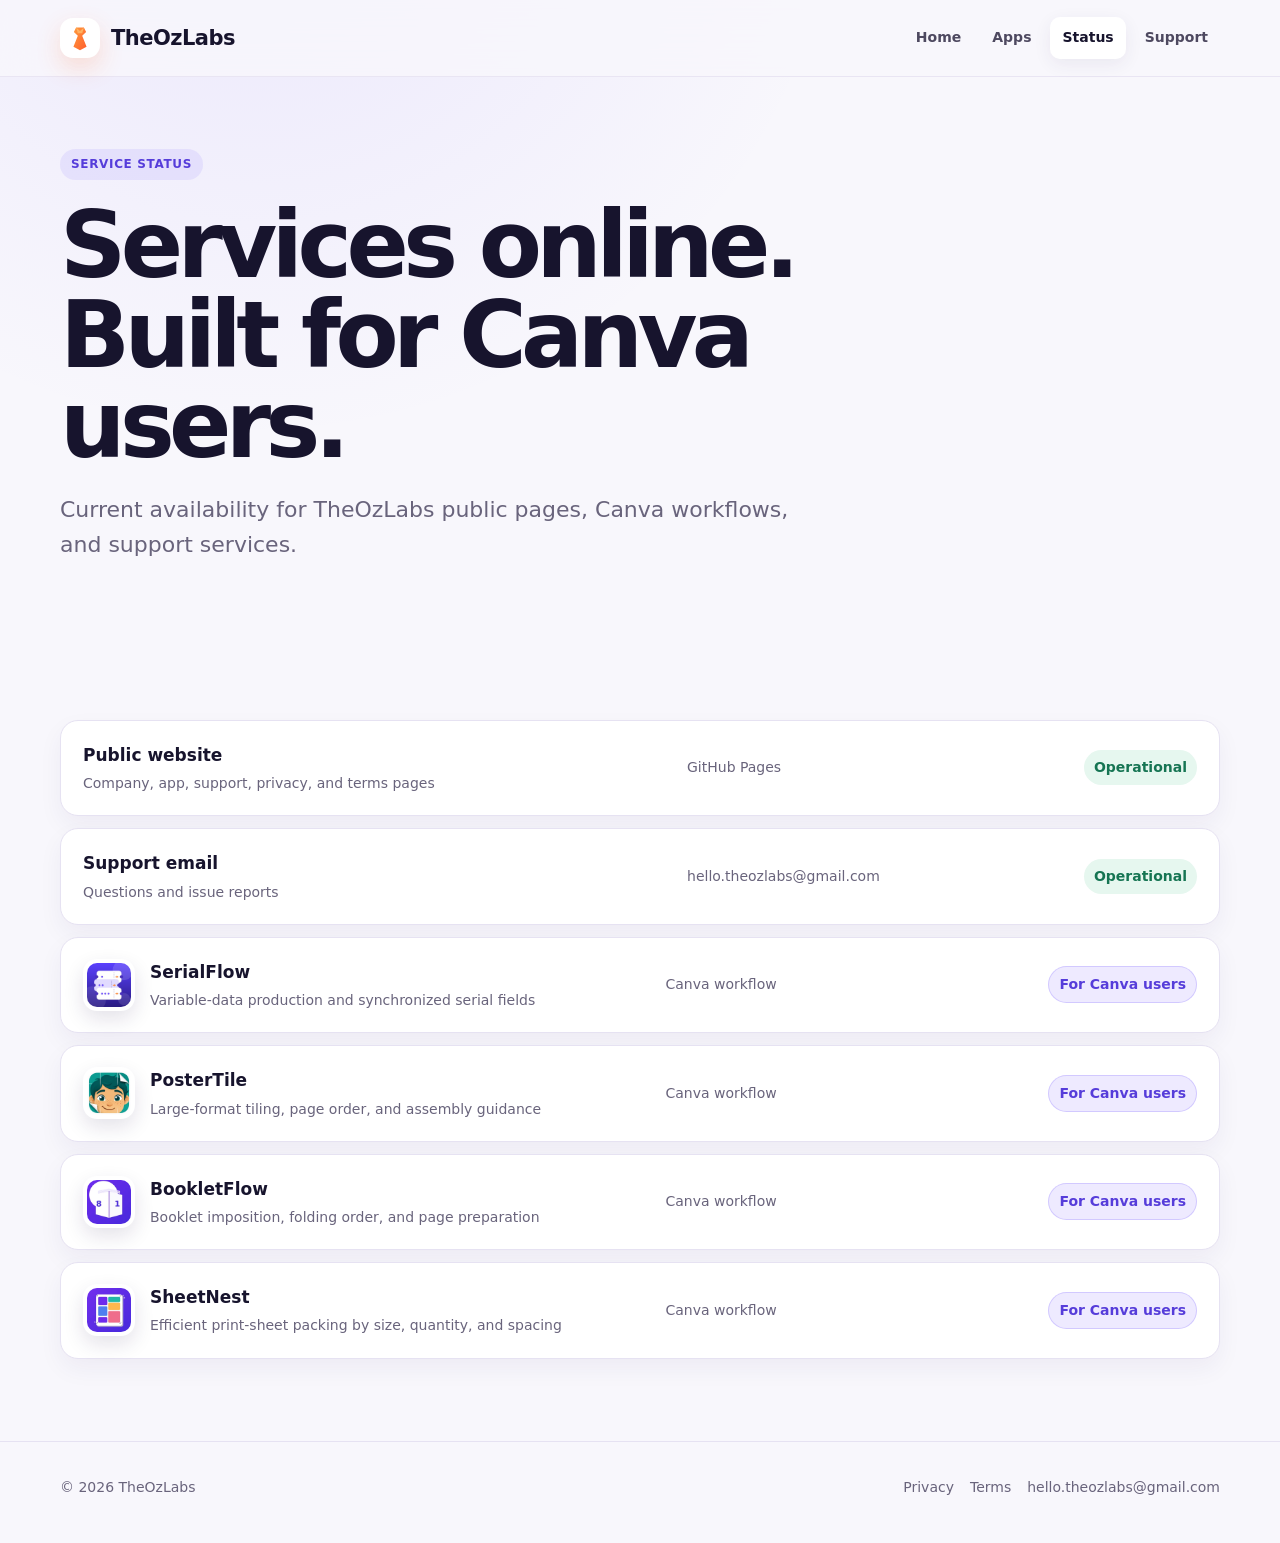
<file: status.html>
<!doctype html>
<html lang="en"><head><meta charset="utf-8"><meta name="viewport" content="width=device-width,initial-scale=1">
<title>Status — TheOzLabs</title><meta name="description" content="Current availability for TheOzLabs public pages, Canva workflows, and support services."><meta property="og:title" content="Status — TheOzLabs"><meta property="og:description" content="Current availability for TheOzLabs public pages, Canva workflows, and support services."><meta property="og:type" content="website"><meta name="theme-color" content="#7055ff"><link rel="stylesheet" href="styles.css"></head>
<body><a class="skip-link" href="#main">Skip to content</a>
<header class="site-header"><div class="container"><nav class="nav" aria-label="Primary navigation">
<a class="brand" href="index.html"><span class="brand-mark">OZ</span><span>TheOzLabs</span></a>
<button class="menu-button" type="button" aria-label="Open navigation" aria-expanded="false" data-menu-button>☰</button>
<div class="nav-links" data-nav-links><a href="index.html">Home</a><a href="apps.html">Apps</a><a href="status.html">Status</a><a href="support.html">Support</a></div>
</nav></div></header><main id="main"><section class="hero compact"><div class="container reveal"><span class="eyebrow">Service status</span><h1>Services online. Built for Canva users.</h1><p class="lead">Current availability for TheOzLabs public pages, Canva workflows, and support services.</p></div></section><section class="section"><div class="container status-list"><div class="status-row reveal"><div><strong>Public website</strong><p>Company, app, support, privacy, and terms pages</p></div><span>GitHub Pages</span><span class="status-state">Operational</span></div><div class="status-row reveal"><div><strong>Support email</strong><p>Questions and issue reports</p></div><span>hello.theozlabs@gmail.com</span><span class="status-state">Operational</span></div><div class="status-row reveal"><div><strong>SerialFlow</strong><p>Variable-data production and synchronized serial fields</p></div><span>Canva workflow</span><span class="status-state canva-users">For Canva users</span></div><div class="status-row reveal"><div><strong>PosterTile</strong><p>Large-format tiling, page order, and assembly guidance</p></div><span>Canva workflow</span><span class="status-state canva-users">For Canva users</span></div><div class="status-row reveal"><div><strong>BookletFlow</strong><p>Booklet imposition, folding order, and page preparation</p></div><span>Canva workflow</span><span class="status-state canva-users">For Canva users</span></div><div class="status-row reveal"><div><strong>SheetNest</strong><p>Efficient print-sheet packing by size, quantity, and spacing</p></div><span>Canva workflow</span><span class="status-state canva-users">For Canva users</span></div></div></section></main><footer class="site-footer"><div class="container footer-grid"><span>© <span data-year>2026</span> TheOzLabs</span><div class="footer-links"><a href="privacy.html">Privacy</a><a href="terms.html">Terms</a><a href="mailto:hello.theozlabs@gmail.com">hello.theozlabs@gmail.com</a></div></div></footer>
<script src="site.js?v=20260718-3" defer></script></body></html>
</file>
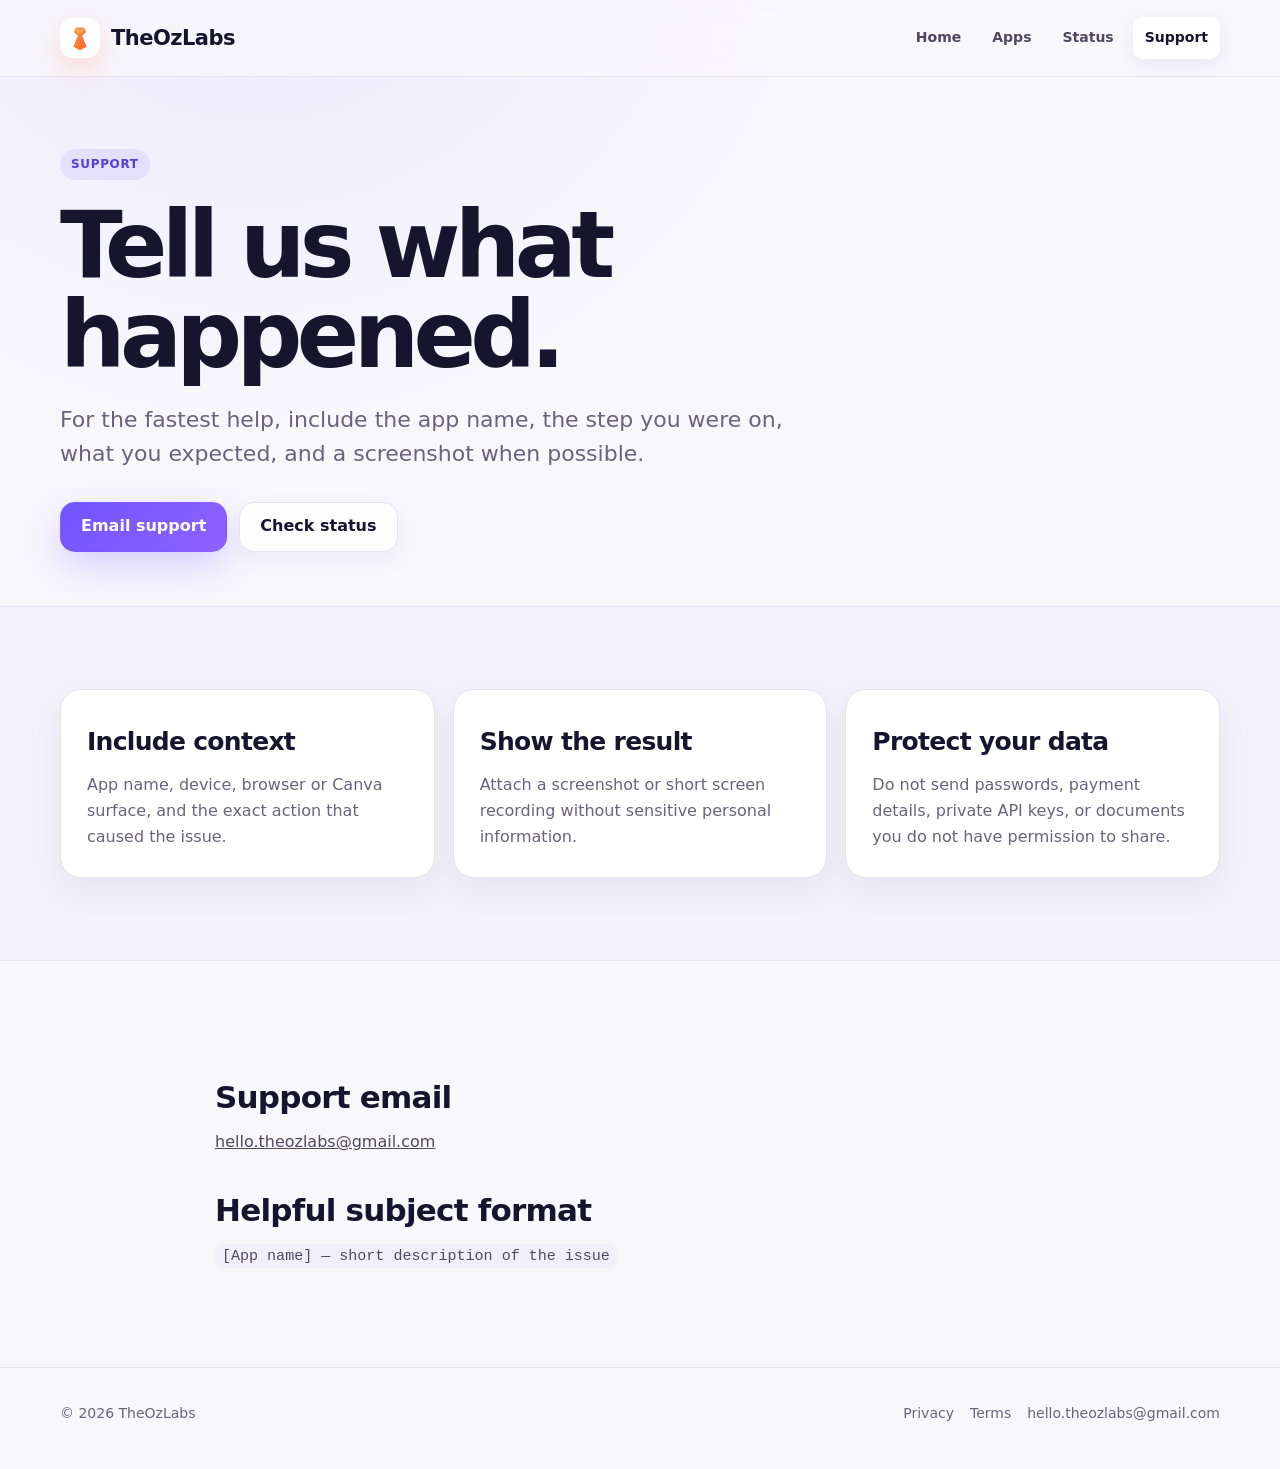
<file: support.html>
<!doctype html>
<html lang="en"><head><meta charset="utf-8"><meta name="viewport" content="width=device-width,initial-scale=1">
<title>Support — TheOzLabs</title><meta name="description" content="Get support for TheOzLabs workflow and print-production apps."><meta property="og:title" content="Support — TheOzLabs"><meta property="og:description" content="Get support for TheOzLabs workflow and print-production apps."><meta property="og:type" content="website"><meta name="theme-color" content="#7055ff"><link rel="stylesheet" href="styles.css"></head>
<body><a class="skip-link" href="#main">Skip to content</a>
<header class="site-header"><div class="container"><nav class="nav" aria-label="Primary navigation">
<a class="brand" href="index.html"><span class="brand-mark">OZ</span><span>TheOzLabs</span></a>
<button class="menu-button" type="button" aria-label="Open navigation" aria-expanded="false" data-menu-button>☰</button>
<div class="nav-links" data-nav-links><a href="index.html">Home</a><a href="apps.html">Apps</a><a href="status.html">Status</a><a href="support.html">Support</a></div>
</nav></div></header><main id="main"><section class="hero compact"><div class="container reveal"><span class="eyebrow">Support</span><h1>Tell us what happened.</h1><p class="lead">For the fastest help, include the app name, the step you were on, what you expected, and a screenshot when possible.</p><div class="actions"><a class="button primary" href="mailto:hello.theozlabs@gmail.com?subject=TheOzLabs%20Support">Email support</a><a class="button" href="status.html">Check status</a></div></div></section><section class="section soft"><div class="container"><div class="feature-grid"><article class="feature reveal"><h3>Include context</h3><p>App name, device, browser or Canva surface, and the exact action that caused the issue.</p></article><article class="feature reveal"><h3>Show the result</h3><p>Attach a screenshot or short screen recording without sensitive personal information.</p></article><article class="feature reveal"><h3>Protect your data</h3><p>Do not send passwords, payment details, private API keys, or documents you do not have permission to share.</p></article></div></div></section><section class="section"><div class="container prose reveal"><h2>Support email</h2><p><a href="mailto:hello.theozlabs@gmail.com">hello.theozlabs@gmail.com</a></p><h2>Helpful subject format</h2><p><code>[App name] — short description of the issue</code></p></div></section></main><footer class="site-footer"><div class="container footer-grid"><span>© <span data-year>2026</span> TheOzLabs</span><div class="footer-links"><a href="privacy.html">Privacy</a><a href="terms.html">Terms</a><a href="mailto:hello.theozlabs@gmail.com">hello.theozlabs@gmail.com</a></div></div></footer>
<script src="site.js" defer></script></body></html>
</file>
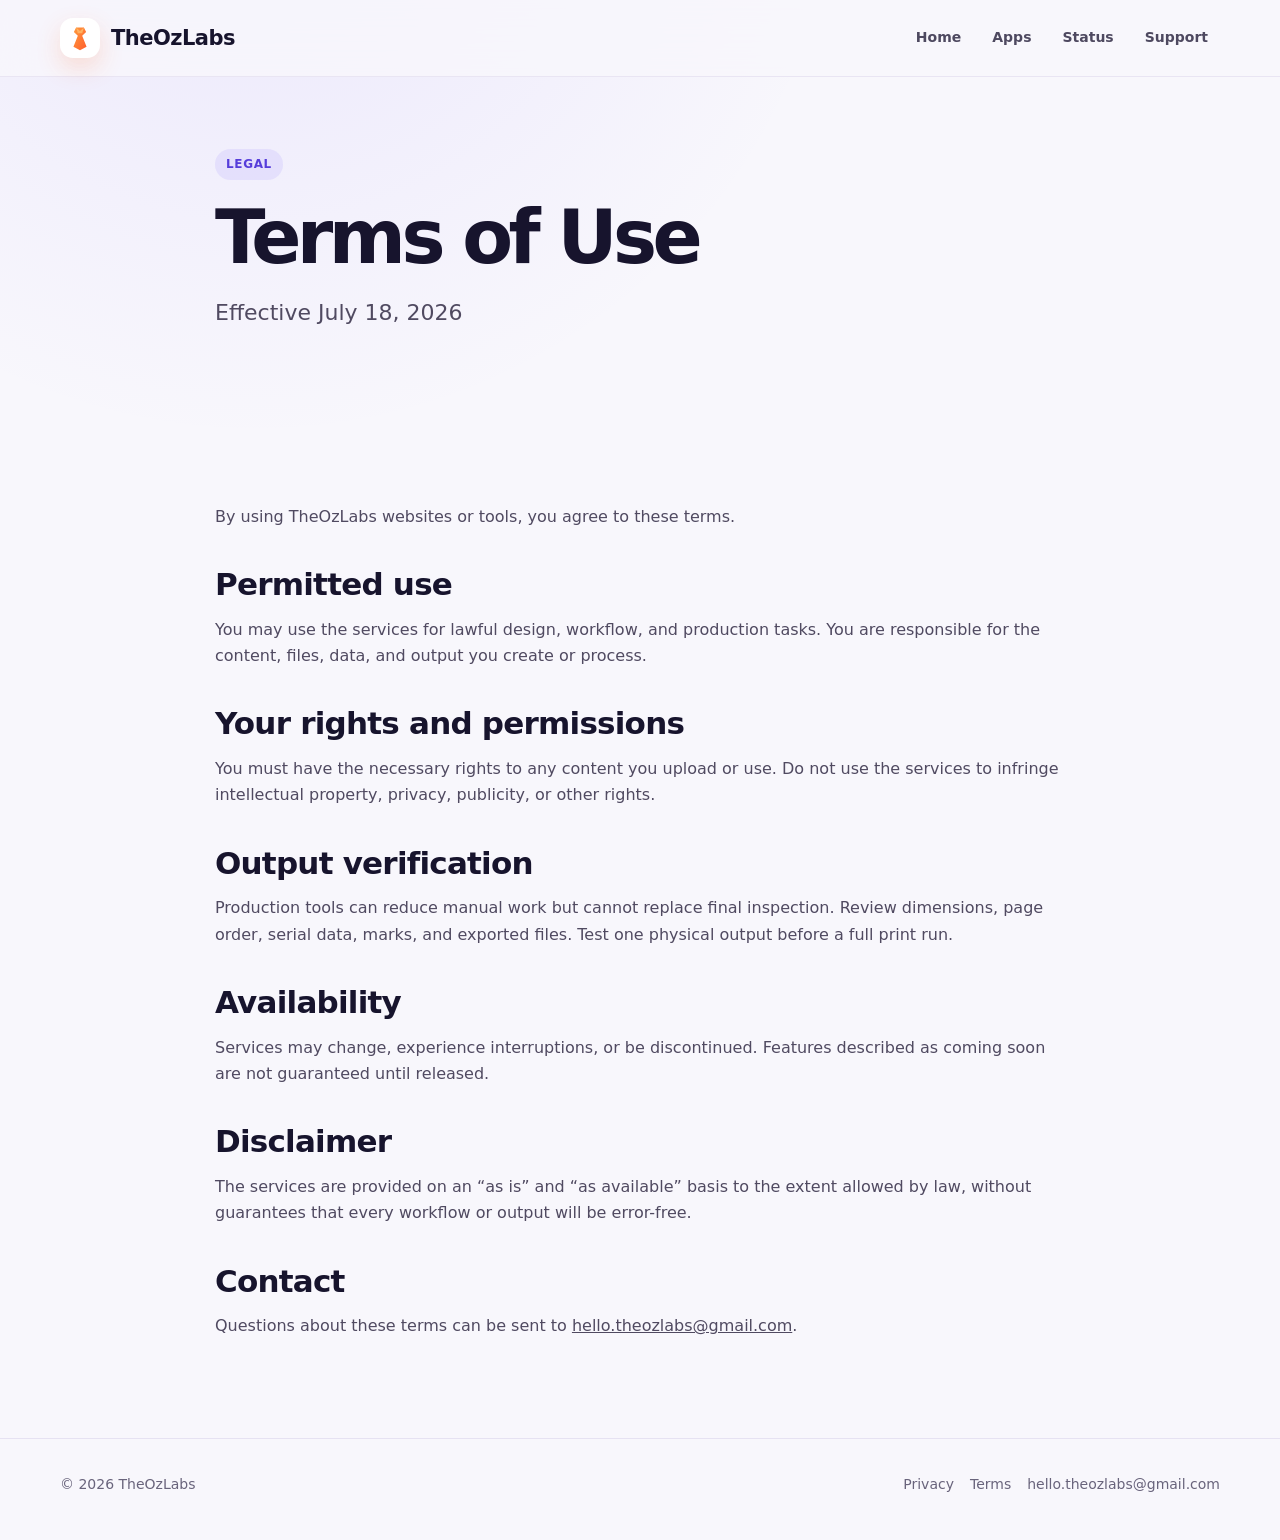
<file: terms.html>
<!doctype html>
<html lang="en"><head><meta charset="utf-8"><meta name="viewport" content="width=device-width,initial-scale=1">
<title>Terms of Use — TheOzLabs</title><meta name="description" content="Terms for using TheOzLabs websites, app pages, and workflow tools."><meta property="og:title" content="Terms of Use — TheOzLabs"><meta property="og:description" content="Terms for using TheOzLabs websites, app pages, and workflow tools."><meta property="og:type" content="website"><meta name="theme-color" content="#7055ff"><link rel="stylesheet" href="styles.css"></head>
<body><a class="skip-link" href="#main">Skip to content</a>
<header class="site-header"><div class="container"><nav class="nav" aria-label="Primary navigation">
<a class="brand" href="index.html"><span class="brand-mark">OZ</span><span>TheOzLabs</span></a>
<button class="menu-button" type="button" aria-label="Open navigation" aria-expanded="false" data-menu-button>☰</button>
<div class="nav-links" data-nav-links><a href="index.html">Home</a><a href="apps.html">Apps</a><a href="status.html">Status</a><a href="support.html">Support</a></div>
</nav></div></header><main id="main"><section class="hero compact"><div class="container prose reveal"><span class="eyebrow">Legal</span><h1>Terms of Use</h1><p class="lead">Effective July 18, 2026</p></div></section><section class="section"><div class="container prose reveal"><p>By using TheOzLabs websites or tools, you agree to these terms.</p><h2>Permitted use</h2><p>You may use the services for lawful design, workflow, and production tasks. You are responsible for the content, files, data, and output you create or process.</p><h2>Your rights and permissions</h2><p>You must have the necessary rights to any content you upload or use. Do not use the services to infringe intellectual property, privacy, publicity, or other rights.</p><h2>Output verification</h2><p>Production tools can reduce manual work but cannot replace final inspection. Review dimensions, page order, serial data, marks, and exported files. Test one physical output before a full print run.</p><h2>Availability</h2><p>Services may change, experience interruptions, or be discontinued. Features described as coming soon are not guaranteed until released.</p><h2>Disclaimer</h2><p>The services are provided on an “as is” and “as available” basis to the extent allowed by law, without guarantees that every workflow or output will be error-free.</p><h2>Contact</h2><p>Questions about these terms can be sent to <a href="mailto:hello.theozlabs@gmail.com">hello.theozlabs@gmail.com</a>.</p></div></section></main><footer class="site-footer"><div class="container footer-grid"><span>© <span data-year>2026</span> TheOzLabs</span><div class="footer-links"><a href="privacy.html">Privacy</a><a href="terms.html">Terms</a><a href="mailto:hello.theozlabs@gmail.com">hello.theozlabs@gmail.com</a></div></div></footer>
<script src="site.js" defer></script></body></html>
</file>
<file: styles.css>
:root{--ink:#17142d;--muted:#69647c;--brand:#7055ff;--brand2:#18b8b0;--accent:#f89c3f;--surface:#fff;--bg:#f8f7fc;--soft:#f1effa;--line:#e6e2f2;--success:#167553;--shadow:0 22px 60px rgba(40,29,92,.10);--radius:24px}
*{box-sizing:border-box}
html{scroll-behavior:smooth}
body{margin:0;background:radial-gradient(circle at 20% -10%,rgba(112,85,255,.10),transparent 30%),var(--bg);color:var(--ink);font:16px/1.65 Inter,ui-sans-serif,system-ui,-apple-system,BlinkMacSystemFont,"Segoe UI",sans-serif;-webkit-font-smoothing:antialiased}
a{color:inherit}
img{max-width:100%}
.container{width:min(1160px,calc(100% - 40px));margin-inline:auto}
.skip-link{position:fixed;top:8px;left:8px;z-index:100;transform:translateY(-160%);padding:10px 14px;border-radius:10px;background:var(--ink);color:white}.skip-link:focus{transform:none}
.site-header{position:sticky;top:0;z-index:20;background:rgba(248,247,252,.82);backdrop-filter:blur(18px);border-bottom:1px solid rgba(230,226,242,.8)}
.nav{min-height:76px;display:flex;align-items:center;justify-content:space-between;gap:24px}
.brand{display:inline-flex;align-items:center;gap:11px;text-decoration:none;font-size:21px;font-weight:850;letter-spacing:-.025em}.brand-mark{display:grid;place-items:center;width:38px;height:38px;border-radius:13px;background:linear-gradient(135deg,var(--brand),#9b67ff);color:white;font-size:12px;letter-spacing:.04em;box-shadow:0 10px 24px rgba(112,85,255,.26)}
.nav-links{display:flex;align-items:center;gap:7px}.nav-links a{text-decoration:none;padding:9px 12px;border-radius:10px;color:#4e4960;font-weight:700;font-size:14px}.nav-links a:hover,.nav-links a[aria-current="page"]{background:var(--surface);color:var(--ink);box-shadow:0 5px 18px rgba(40,29,92,.07)}
.menu-button{display:none;border:1px solid var(--line);background:var(--surface);border-radius:12px;padding:8px 11px;font-size:20px;color:var(--ink)}
.hero{padding:96px 0 84px}.hero.compact{padding:72px 0 54px}.home-hero{overflow:hidden}.hero-grid{display:grid;grid-template-columns:minmax(0,1.08fr) minmax(360px,.92fr);gap:70px;align-items:center}.hero-copy{position:relative;z-index:2}
.eyebrow{display:inline-flex;align-items:center;min-height:31px;padding:5px 11px;border-radius:999px;background:rgba(112,85,255,.10);color:#563dda;font-weight:800;font-size:12px;letter-spacing:.055em;text-transform:uppercase}
h1{margin:21px 0 21px;font-size:clamp(52px,7.5vw,92px);line-height:.98;letter-spacing:-.061em;max-width:900px}h2{margin:12px 0 16px;font-size:clamp(34px,4.6vw,58px);line-height:1.05;letter-spacing:-.046em}h3{margin:12px 0 10px;font-size:25px;line-height:1.12;letter-spacing:-.028em}.lead{max-width:760px;color:var(--muted);font-size:clamp(18px,2.1vw,22px);line-height:1.55}.actions{display:flex;gap:12px;flex-wrap:wrap;margin-top:30px}.button{display:inline-flex;align-items:center;justify-content:center;min-height:50px;padding:0 20px;border-radius:15px;border:1px solid var(--line);background:rgba(255,255,255,.82);color:var(--ink);text-decoration:none;font-weight:800;box-shadow:0 8px 22px rgba(40,29,92,.05);transition:transform .18s ease,box-shadow .18s ease}.button:hover{transform:translateY(-2px);box-shadow:0 13px 28px rgba(40,29,92,.10)}.button.primary{border-color:transparent;background:linear-gradient(135deg,var(--brand),#8e61ff);color:white;box-shadow:0 14px 34px rgba(112,85,255,.24)}
.trust-row{display:flex;flex-wrap:wrap;gap:18px;margin-top:28px;color:var(--muted);font-size:13px;font-weight:700}.trust-row span::before{content:"✓";margin-right:7px;color:var(--success)}
.hero-visual{position:relative;min-height:510px;border:1px solid rgba(112,85,255,.13);border-radius:38px;background:linear-gradient(145deg,rgba(255,255,255,.96),rgba(241,239,250,.9));box-shadow:var(--shadow);overflow:hidden}.orbit{position:absolute;border-radius:50%;filter:blur(.1px)}.orbit-one{width:290px;height:290px;right:-80px;top:-60px;background:rgba(112,85,255,.17)}.orbit-two{width:220px;height:220px;left:-60px;bottom:-60px;background:rgba(24,184,176,.16)}.layout-sheet{position:absolute;left:16%;top:14%;width:62%;height:65%;padding:18px;display:grid;grid-template-columns:1.2fr .8fr;grid-template-rows:repeat(3,1fr);gap:12px;border-radius:24px;background:white;box-shadow:0 25px 45px rgba(37,24,88,.15);transform:rotate(-5deg)}.layout-sheet span{border-radius:13px;background:linear-gradient(135deg,#ede9ff,#d9d2ff)}.layout-sheet span:nth-child(2),.layout-sheet span:nth-child(5){background:linear-gradient(135deg,#d7f5f2,#a9e5e0)}.layout-sheet span:nth-child(3){grid-row:span 2;background:linear-gradient(135deg,#ffe4c3,#ffc880)}.serial-chip{position:absolute;right:8%;bottom:13%;padding:13px 17px;border-radius:14px;background:var(--ink);color:white;font-weight:850;letter-spacing:.14em;box-shadow:0 18px 34px rgba(23,20,45,.22);transform:rotate(5deg)}.page-stack{position:absolute;left:7%;bottom:8%;width:90px;height:110px}.page-stack i{position:absolute;inset:0;border-radius:13px;background:white;border:1px solid var(--line);box-shadow:0 12px 24px rgba(40,29,92,.08)}.page-stack i:nth-child(2){transform:translate(9px,-9px)}.page-stack i:nth-child(3){transform:translate(18px,-18px);background:linear-gradient(150deg,#fff,#f2efff)}
.section{padding:82px 0}.section.soft{background:rgba(241,239,250,.72);border-block:1px solid rgba(230,226,242,.84)}.section-head{display:flex;justify-content:space-between;align-items:end;gap:26px;margin-bottom:32px}.section-head h2{max-width:720px}.text-link{color:#563dda;font-weight:800;text-decoration:none}.text-link:hover{text-decoration:underline}
.app-grid{display:grid;grid-template-columns:repeat(2,minmax(0,1fr));gap:20px}.app-card{position:relative;min-height:270px;padding:28px;border-radius:var(--radius);border:1px solid var(--line);background:linear-gradient(145deg,var(--surface),rgba(255,255,255,.72));text-decoration:none;box-shadow:0 16px 38px rgba(40,29,92,.07);overflow:hidden;transition:transform .2s ease,box-shadow .2s ease,border-color .2s ease}.app-card::after{content:"";position:absolute;width:190px;height:190px;right:-75px;bottom:-85px;border-radius:50%;background:var(--card-glow);transition:transform .25s ease}.app-card:hover{transform:translateY(-5px);border-color:rgba(112,85,255,.28);box-shadow:0 26px 56px rgba(40,29,92,.13)}.app-card:hover::after{transform:scale(1.14)}.app-card p{max-width:500px;color:var(--muted)}.app-number{display:block;color:#766f8c;font-size:12px;font-weight:850;letter-spacing:.05em;text-transform:uppercase}.card-bottom{position:absolute;left:28px;right:28px;bottom:25px;display:flex;align-items:center;justify-content:space-between;gap:14px}.badge{display:inline-flex;align-items:center;min-height:27px;padding:4px 9px;border-radius:999px;background:var(--soft);color:#574e71;font-size:12px;font-weight:800}.badge.success{background:#e6f7ef;color:var(--success)}.arrow{font-size:25px;color:#5b42df;transition:transform .18s ease}.app-card:hover .arrow{transform:translateX(5px)}
.value-grid{display:grid;grid-template-columns:.9fr 1.1fr;gap:80px;align-items:start}.value-list{border-top:1px solid var(--line)}.value-list article{display:grid;grid-template-columns:190px 1fr;gap:25px;padding:25px 0;border-bottom:1px solid var(--line)}.value-list strong{font-size:18px}.value-list p{margin:0;color:var(--muted)}
.callout{padding-top:24px}.callout .container{display:flex;align-items:center;justify-content:space-between;gap:30px;padding:42px;border-radius:30px;background:linear-gradient(135deg,var(--ink),#342a68);color:white;box-shadow:0 24px 55px rgba(23,20,45,.22)}.callout h2{font-size:clamp(32px,4vw,48px)}.callout p{margin-bottom:0;color:#d8d3e8}.callout .button.primary{background:white;color:var(--ink);box-shadow:none}
.product-hero{display:grid;grid-template-columns:1fr 360px;gap:60px;align-items:center}.product-mark{display:grid;place-items:center;min-height:300px;border:1px solid var(--line);border-radius:36px;background:linear-gradient(145deg,#fff,#f0edfb);box-shadow:var(--shadow)}.product-glyph{display:grid;place-items:center;width:150px;height:150px;border-radius:42px;background:linear-gradient(135deg,var(--brand),#18b8b0);color:white;font-size:44px;font-weight:900;letter-spacing:-.04em;box-shadow:0 25px 50px rgba(112,85,255,.24)}.feature-grid{display:grid;grid-template-columns:repeat(3,1fr);gap:18px}.feature{padding:26px;border-radius:21px;background:var(--surface);border:1px solid var(--line);box-shadow:0 13px 32px rgba(40,29,92,.06)}.feature p{margin-bottom:0;color:var(--muted)}
.prose{max-width:850px}.prose h1{font-size:clamp(48px,7vw,74px)}.prose h2{font-size:31px;margin-top:38px;letter-spacing:-.025em}.prose p,.prose li{color:#504a61}.prose code{padding:3px 7px;border-radius:7px;background:var(--soft);font-size:.94em}.status-list{display:grid;gap:12px}.status-row{display:grid;grid-template-columns:1.4fr .9fr auto;align-items:center;gap:24px;padding:20px 22px;border:1px solid var(--line);border-radius:18px;background:var(--surface);box-shadow:0 10px 24px rgba(40,29,92,.05)}.status-row strong{font-size:17px}.status-row p{margin:3px 0 0;color:var(--muted);font-size:14px}.status-row>span{color:var(--muted);font-size:14px}.status-state{justify-self:end;padding:6px 10px;border-radius:999px;background:#e6f7ef;color:var(--success)!important;font-weight:800}
.site-footer{padding:34px 0 44px;border-top:1px solid var(--line);color:var(--muted);font-size:14px}.footer-grid{display:flex;align-items:center;justify-content:space-between;gap:22px;flex-wrap:wrap}.footer-links{display:flex;gap:16px;flex-wrap:wrap}.footer-links a{text-decoration:none}.footer-links a:hover{text-decoration:underline}
.js .reveal{opacity:0;transform:translateY(18px);transition:opacity .55s ease,transform .55s ease}.js .reveal.is-visible{opacity:1;transform:none}
@media(max-width:920px){.hero-grid{grid-template-columns:1fr;gap:44px}.hero-visual{min-height:410px}.value-grid{grid-template-columns:1fr;gap:35px}.product-hero{grid-template-columns:1fr}.product-mark{min-height:240px}.feature-grid{grid-template-columns:1fr}.status-row{grid-template-columns:1fr auto}.status-row>span:nth-child(2){display:none}}
@media(max-width:700px){.container{width:min(100% - 28px,1160px)}.nav{min-height:66px}.menu-button{display:block}.nav-links{position:absolute;left:14px;right:14px;top:70px;display:none;flex-direction:column;align-items:stretch;padding:10px;border:1px solid var(--line);border-radius:17px;background:rgba(255,255,255,.97);box-shadow:var(--shadow)}.nav-links.is-open{display:flex}.nav-links a{padding:11px 12px}.hero{padding:62px 0 58px}.hero.compact{padding:52px 0 38px}h1{font-size:clamp(47px,14vw,66px)}.hero-visual{min-height:350px;border-radius:27px}.app-grid{grid-template-columns:1fr}.app-card{min-height:250px}.section{padding:62px 0}.section-head{align-items:start;flex-direction:column}.value-list article{grid-template-columns:1fr;gap:7px}.callout .container{align-items:flex-start;flex-direction:column;padding:29px}.product-mark{min-height:200px}.product-glyph{width:120px;height:120px;border-radius:34px;font-size:36px}.status-row{grid-template-columns:1fr;gap:10px}.status-state{justify-self:start}.footer-grid{align-items:flex-start;flex-direction:column}}
@media(prefers-reduced-motion:reduce){html{scroll-behavior:auto}*,*::before,*::after{animation:none!important;transition:none!important}.js .reveal{opacity:1;transform:none}}
@media(prefers-color-scheme:dark){:root{--ink:#f4f1ff;--muted:#b7b0ca;--surface:#171425;--bg:#100e19;--soft:#231e36;--line:#332d49;--shadow:0 22px 60px rgba(0,0,0,.30)}body{background:radial-gradient(circle at 20% -10%,rgba(112,85,255,.18),transparent 30%),var(--bg)}.site-header{background:rgba(16,14,25,.82)}.nav-links a{color:#c6bfd7}.nav-links a:hover,.nav-links a[aria-current="page"]{background:#201b30}.button{background:#1a1628}.hero-visual,.product-mark{background:linear-gradient(145deg,#171425,#1f1931)}.layout-sheet,.page-stack i{background:#f9f8ff}.app-card{background:linear-gradient(145deg,#171425,#141120)}.section.soft{background:rgba(29,24,45,.72)}.feature,.status-row{background:#171425}.callout .container{background:linear-gradient(135deg,#211b40,#322564)}.prose p,.prose li{color:#c9c2d8}.menu-button{background:#1b1729;color:var(--ink)}@media(max-width:700px){.nav-links{background:rgba(23,20,37,.98)}}}
</file>
